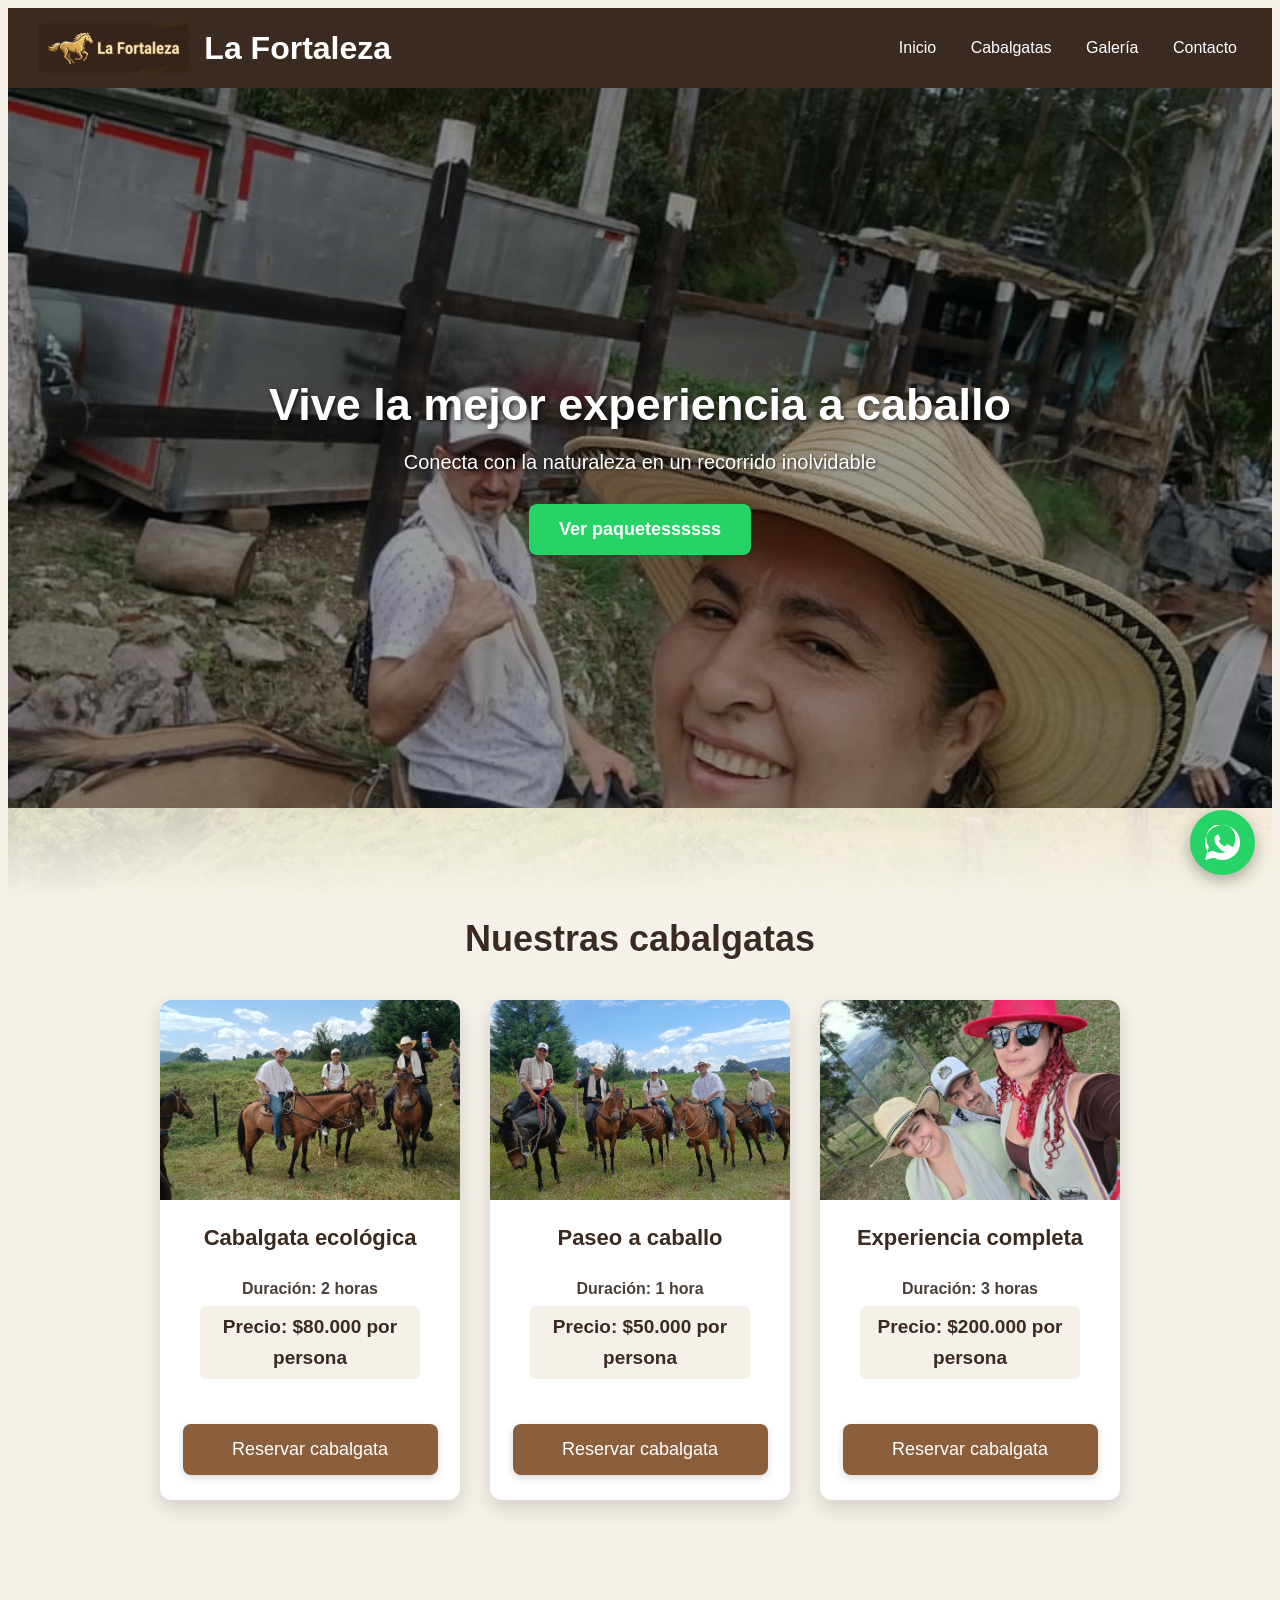
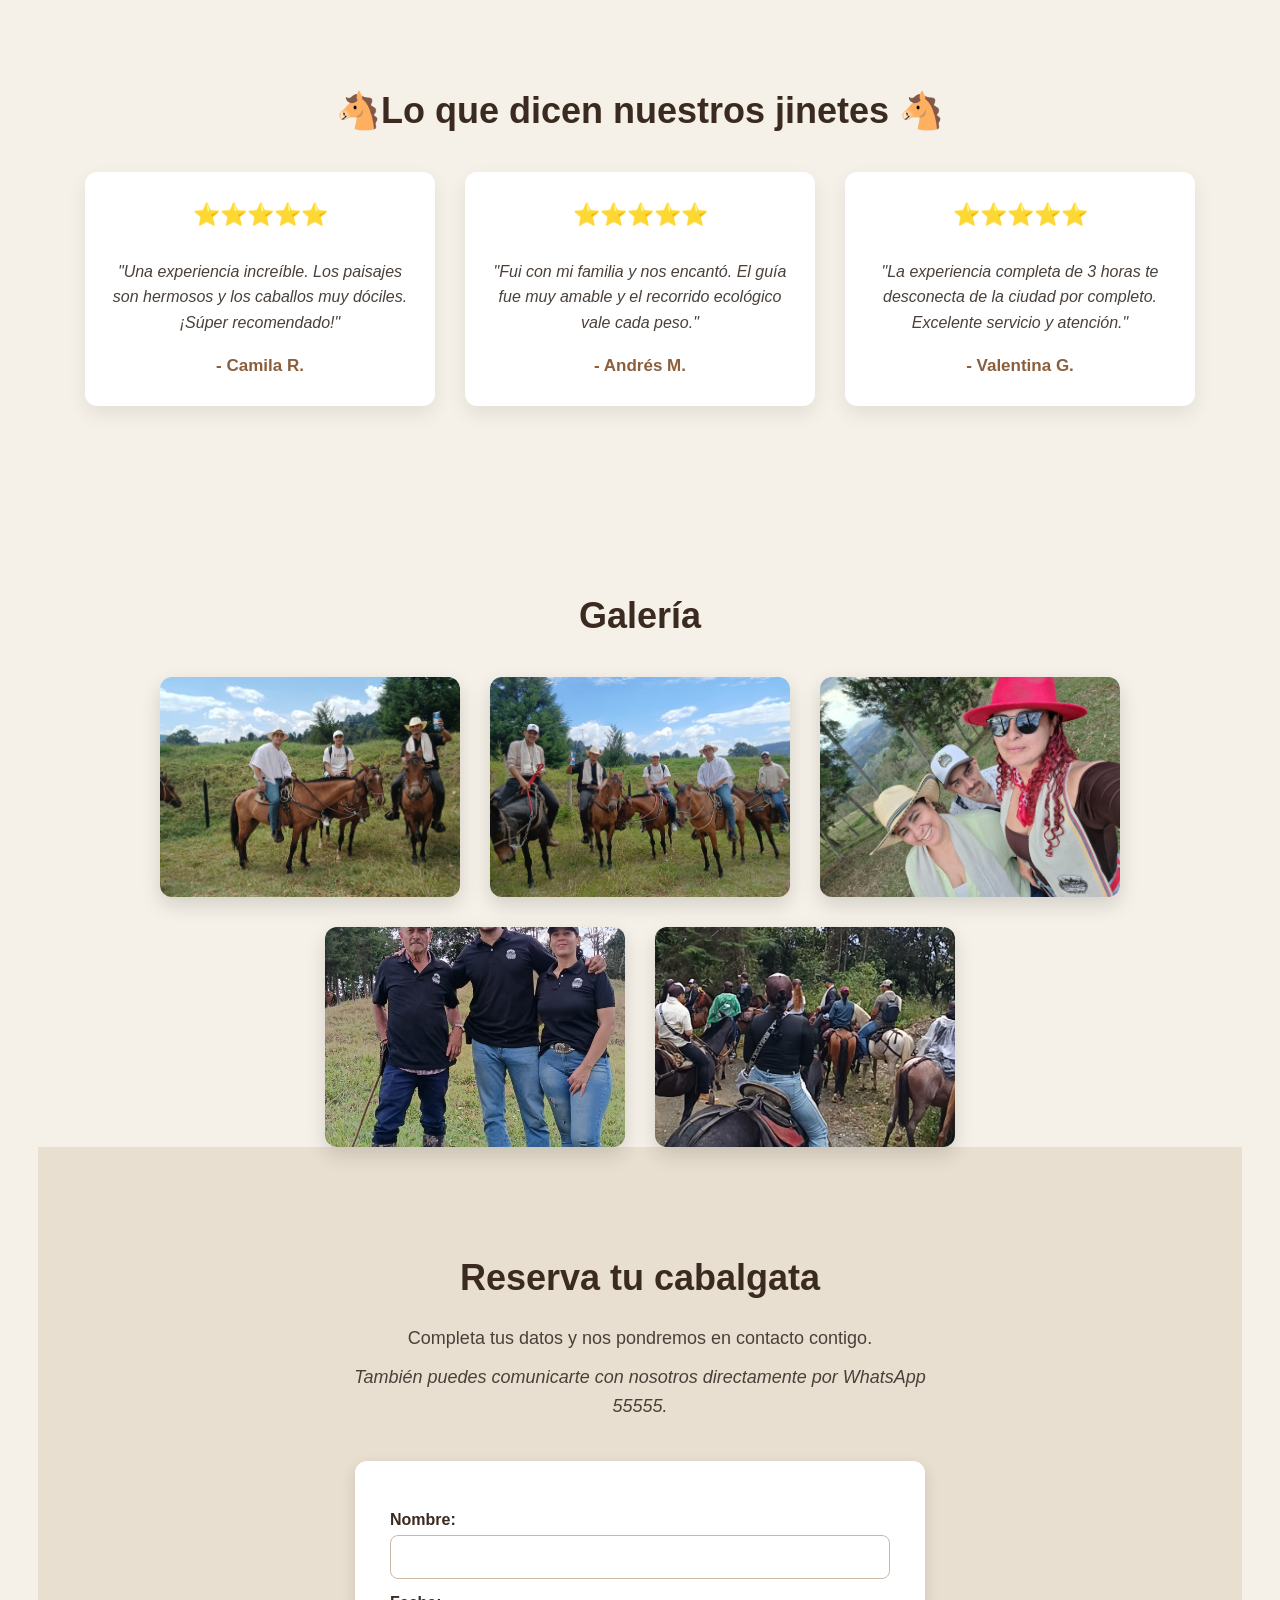
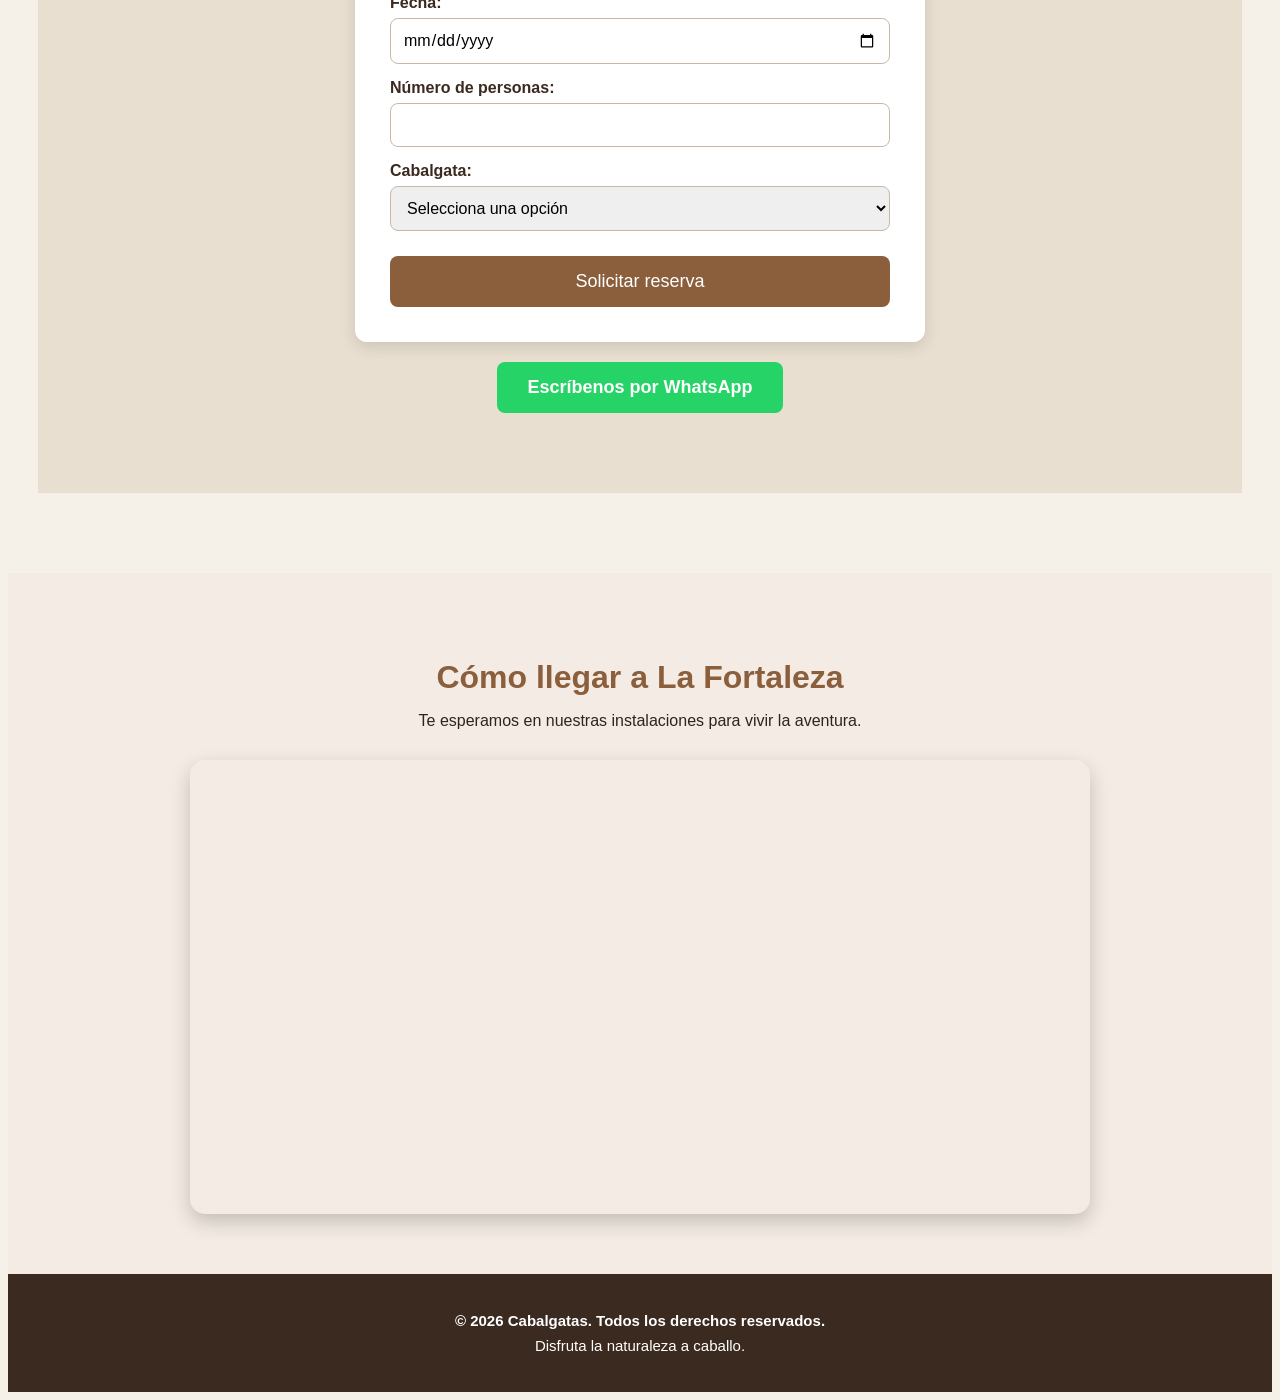
<file: index.html>
<!DOCTYPE html>
<html lang="es">

<head>
    <meta charset="UTF-8">
    <meta name="viewport" content="width=device-width, initial-scale=1.0">

    <title>La Fortaleza</title>
    <link rel="stylesheet" href="style.css">
</head>

<body id="inicio">

    <header>
        <!-- 1. Título con el logo -->
        <h1 class="logo">
            <img src="img/logo-caballo.jpg" alt="Logo Caballo" class="logo-img">
            <span>La Fortaleza</span>
        </h1>
        
        <!-- 2. Botón de hamburguesa -->
        <button class="menu-toggle" id="menuToggle" aria-label="Abrir menú">☰</button> 
        
        <!-- 3. Menú de navegación -->
        <nav id="menuNav">
            <a href="#inicio">Inicio</a>
            <a href="#cabalgatas">Cabalgatas</a>
            <a href="#galeria">Galería</a>
            <a href="#contacto">Contacto</a>
        </nav>
    </header>

    <main>
<main>

    <!-- ======== fotos de carrucel ======== -->
    <section id="inicio" class="hero-carrusel">
        
        <div class="diapositivas">
            <img src="img/foto carrucel1.jpeg" class="diapositiva activa" alt="Paisaje de cabalgata 1">
            <img src="img/foto carrucel2.jpeg" class="diapositiva" alt="Paisaje de cabalgata 2">
            <img src="img/foto carrucel 3.jpeg" class="diapositiva" alt="Paisaje de cabalgata 3">
        </div>
        
        <div class="capa-oscura"></div>
        
        <div class="hero-contenido">
            <h2>Vive la mejor experiencia a caballo</h2>
            <p>Conecta con la naturaleza en un recorrido inolvidable</p>
            <a href="#cabalgatas" class="btn-reserva">Ver paquetessssss</a>
        </div>
        
    </section>
        <section class="cabalgatas" id="cabalgatas">

            <h2>Nuestras cabalgatas</h2>

            <div class="tarjetas">

                <article class="tarjeta">

                    <img src="img/primerafoto.jpeg" alt="Cabalgata por la naturaleza">

                    <h3>Cabalgata ecológica</h3>

                    <p class="info-cabalgata">
                       Duración: 2 horas<br>
                       <span class="precio">Precio: $80.000 por persona</span>
                    </p>

                   <button class="btnReserva" data-cabalgata="Cabalgata ecológica">
                    Reservar cabalgata
                   </button>

                </article>

                <article class="tarjeta">

                    <img src="img/segundafoto.jpeg" alt="Paseo a caballo">

                    <h3>Paseo a caballo</h3>

                    <p class="info-cabalgata">
                      Duración: 1 hora<br>
                      <span class="precio">Precio: $50.000 por persona</span>
                    </p>

                  <button class="btnReserva" data-cabalgata="Paseo a caballo">
                   Reservar cabalgata
                  </button>

                </article>

                <article class="tarjeta">

                    <img src="img/tercerafoto.jpeg" alt="Experiencia de cabalgata">

                    <h3>Experiencia completa</h3>

                    <p class="info-cabalgata">
                     Duración: 3 horas<br>
                     <span class="precio">Precio: $200.000 por persona</span>
                    </p>

              <button class="btnReserva" data-cabalgata="Experiencia completa">
                    Reservar cabalgata
              </button>

                </article>

                       </div>

        </section>
        <!-- SECCIÓN DE TESTIMONIOS -->
        <section class="testimonios" id="testimonios">
            <h2>🐴Lo que dicen nuestros jinetes 🐴</h2>
            
            <div class="contenedor-testimonios">
                <article class="testimonio">
                    <p class="estrellas">⭐⭐⭐⭐⭐</p>
                    <p class="texto-testimonio">"Una experiencia increíble. Los paisajes son hermosos y los caballos muy dóciles. ¡Súper recomendado!"</p>
                    <p class="cliente">- Camila R.</p>
                </article>

                <article class="testimonio">
                    <p class="estrellas">⭐⭐⭐⭐⭐</p>
                    <p class="texto-testimonio">"Fui con mi familia y nos encantó. El guía fue muy amable y el recorrido ecológico vale cada peso."</p>
                    <p class="cliente">- Andrés M.</p>
                </article>

                <article class="testimonio">
                    <p class="estrellas">⭐⭐⭐⭐⭐</p>
                    <p class="texto-testimonio">"La experiencia completa de 3 horas te desconecta de la ciudad por completo. Excelente servicio y atención."</p>
                    <p class="cliente">- Valentina G.</p>
                </article>
            </div>
        </section>
        <section class="galeria" id="galeria">

    <h2>Galería</h2>

    <div class="fotos">

        <img src="img/primerafoto.jpeg" alt="Caballo en la naturaleza">

        <img src="img/segundafoto.jpeg" alt="Paseo a caballo">

        <img src="img/tercerafoto.jpeg" alt="Experiencia de cabalgata">

        <img src="img/foto fondo don edier y su esposa.jpeg" alt="Caballos en el campo">

        <img src="img/cuarta fotoo.jpeg" alt="Caballos en el campoo">

    </div>


        <section class="contacto" id="contacto">

    <h2>Reserva tu cabalgata</h2>

    <p>Completa tus datos y nos pondremos en contacto contigo.</p>
    <p class="datos-contacto">
    También puedes comunicarte con nosotros directamente por WhatsApp 55555.
</p>

    <form id="formReserva">

        <label for="nombre">Nombre:</label>
        <input type="text" id="nombre" required>

        <label for="fecha">Fecha:</label>
        <input type="date" id="fecha" required>

        <label for="personas">Número de personas:</label>
        <input type="number" id="personas" min="1" max="10" required>

        <label for="tipoCabalgata">Cabalgata:</label>
        <select id="tipoCabalgata" required>
            <option value="">Selecciona una opción</option>
            <option value="Cabalgata ecológica">Cabalgata ecológica</option>
            <option value="Paseo a caballo">Paseo a caballo</option>
            <option value="Experiencia completa">Experiencia completa</option>
        </select>

        <button type="submit">Solicitar reserva</button>

    </form>
<a
    class="btnWhatsApp"
    href="https://wa.me/573001547544"
    target="_blank"
    rel="noopener noreferrer"
>
    Escríbenos por WhatsApp
</a>
</section>

    </main>
    <section id="ubicacion" class="ubicacion">
        <h2>Cómo llegar a La Fortaleza</h2>
        <p>Te esperamos en nuestras instalaciones para vivir la aventura.</p>
        
        <div class="mapa-contenedor">
           <iframe src="https://www.google.com/maps/embed?pb=!1m14!1m12!1m3!1d589.6639853662539!2d-75.59304373479144!3d6.161463112635001!2m3!1f0!2f0!3f0!3m2!1i1024!2i768!4f13.1!5e0!3m2!1ses-419!2sco!4v1791604171625!5m2!1ses-419!2sco" width="600" height="450" style="border:0;" allowfullscreen="" loading="lazy" referrerpolicy="strict-origin-when-cross-origin"></iframe>
        </div>
    </section>
<footer>
    <p>© 2026 Cabalgatas. Todos los derechos reservados.</p>
    <p>Disfruta la naturaleza a caballo.</p>
</footer>
<!-- BOTÓN FLOTANTE DE WHATSAPP -->
    <a href="https://wa.me/573001547544" class="whatsapp-flotante" target="_blank" rel="noopener noreferrer" aria-label="Escribir por WhatsApp">
        <svg viewBox="0 0 24 24" width="35" height="35" fill="white">
            <path d="M12.031 0C5.383 0 0 5.383 0 12.032c0 2.12.553 4.146 1.603 5.946L.041 24l6.19-1.625A11.96 11.96 0 0012.031 24c6.648 0 12.03-5.383 12.03-12.032S18.679 0 12.031 0zm-1.01 19.336a9.924 9.924 0 01-5.187-1.464l-.372-.22-3.856 1.012 1.03-3.763-.241-.383a9.948 9.948 0 01-1.522-5.305c0-5.503 4.478-9.98 9.982-9.98 5.503 0 9.98 4.477 9.98 9.98s-4.477 9.98-9.98 9.98z"/>
            <path d="M17.438 14.152c-.276-.138-1.636-.807-1.89-.90-.253-.092-.438-.138-.621.138-.184.276-.714.9-.875 1.084-.16.184-.322.207-.599.07-.276-.138-1.168-.431-2.226-1.372-.823-.733-1.378-1.638-1.539-1.915-.161-.276-.017-.425.121-.563.125-.124.276-.322.414-.483.138-.161.184-.276.276-.46.092-.184.046-.345-.023-.483-.069-.138-.621-1.5-.851-2.053-.225-.538-.454-.465-.621-.473h-.53c-.23 0-.598.092-.911.414-.313.322-1.196 1.168-1.196 2.846 0 1.678 1.22 3.302 1.392 3.532.172.23 2.414 3.684 5.845 5.166 3.431 1.482 3.431.99 4.075.92.644-.07 2.072-.847 2.37-1.664.299-.817.299-1.519.207-1.664-.092-.145-.322-.23-.598-.368z"/>
        </svg>
    </a>
    <!-- CAJA OSCURA PARA LA GALERÍA -->
    <div id="modalGaleria" class="modal">
        <span class="cerrar-modal" id="cerrarModal">&times;</span>
        <img class="modal-contenido" id="imgModal" alt="Foto ampliada">
    </div>
    <script src="script.js"></script>
</body>

</html>
</file>
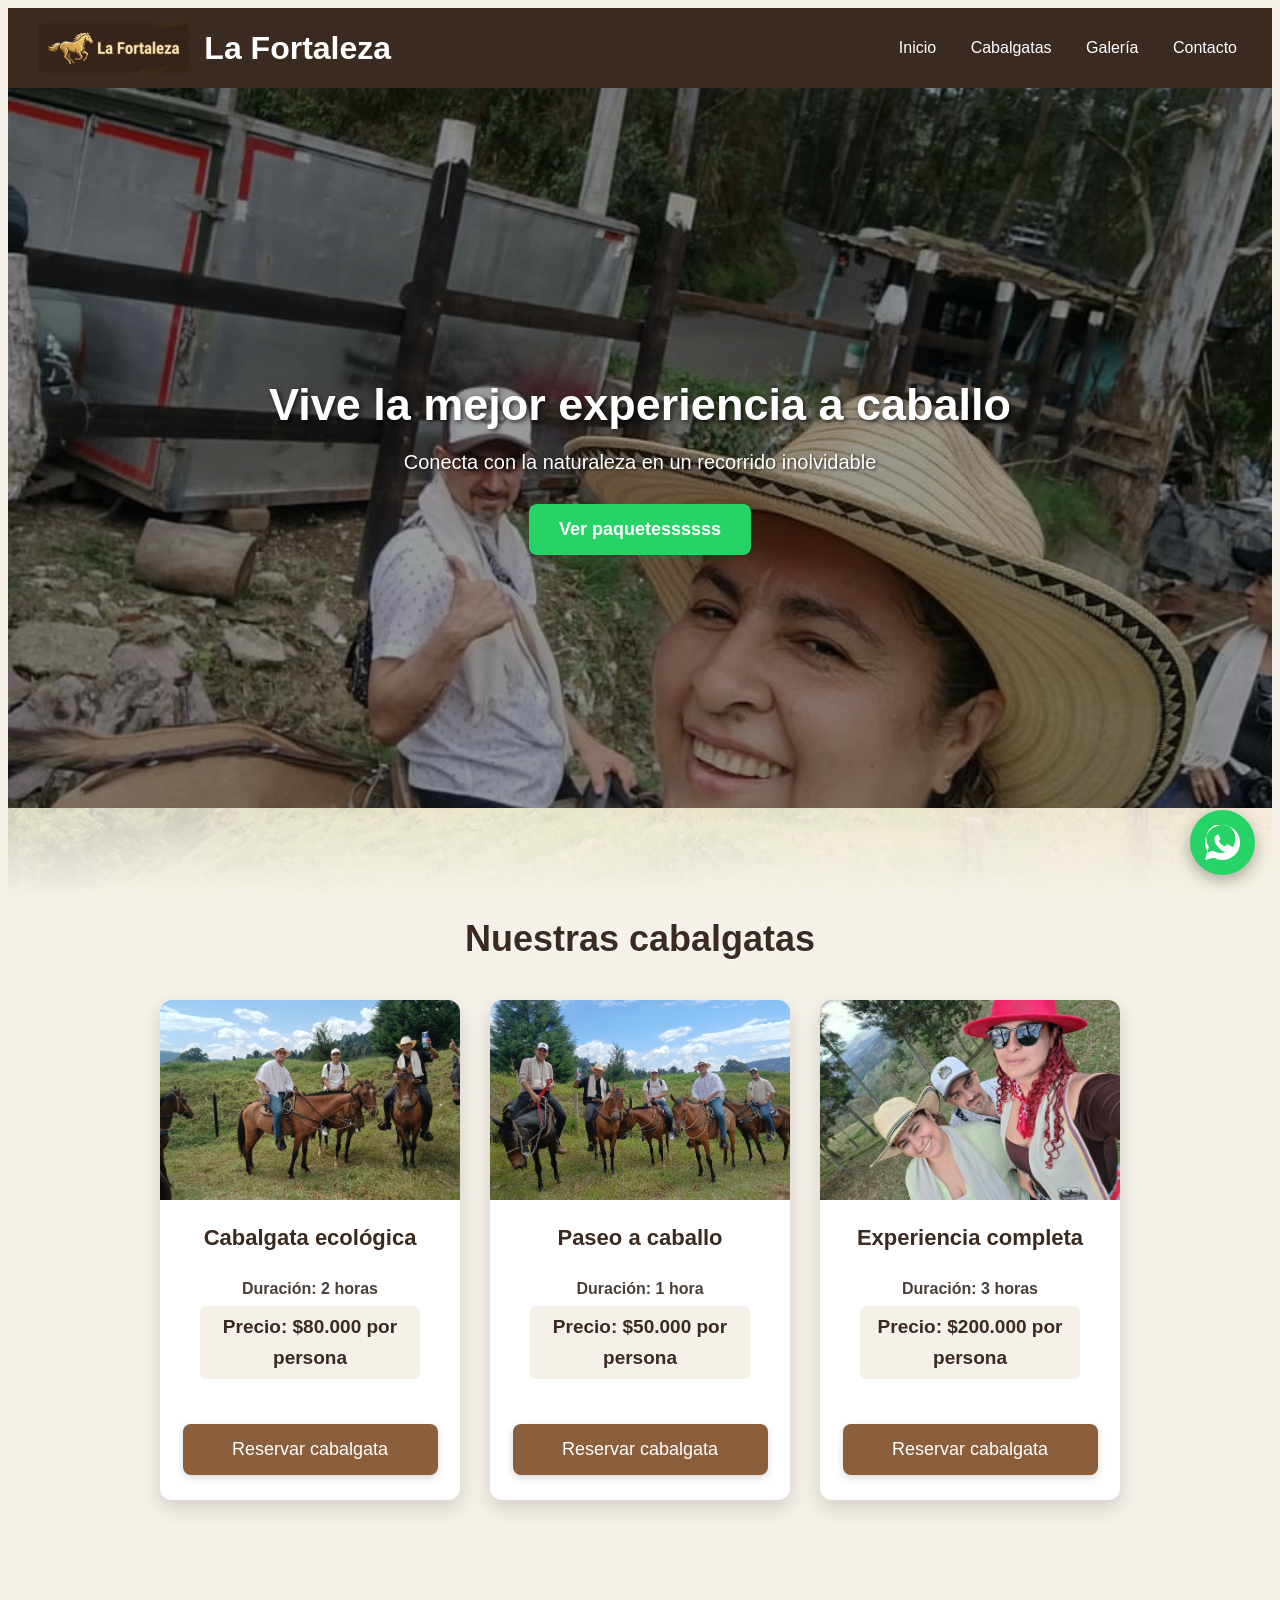
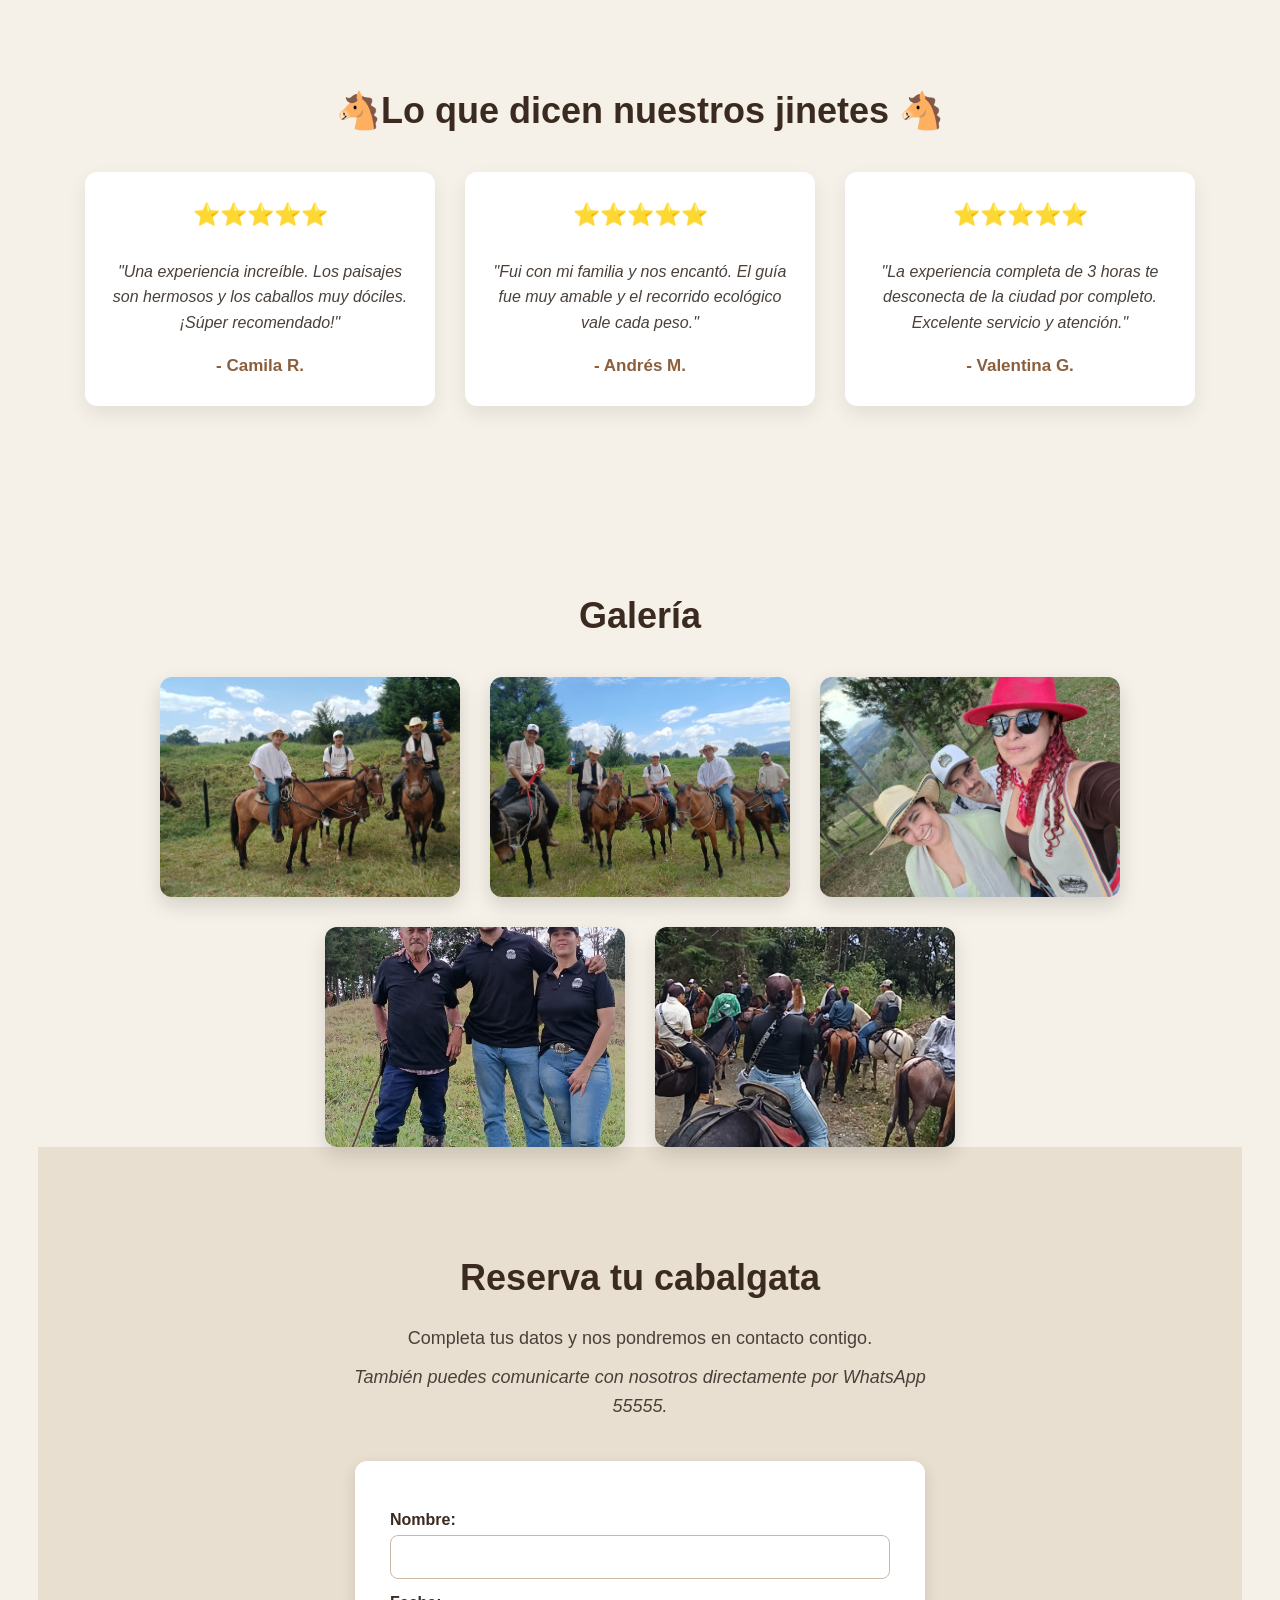
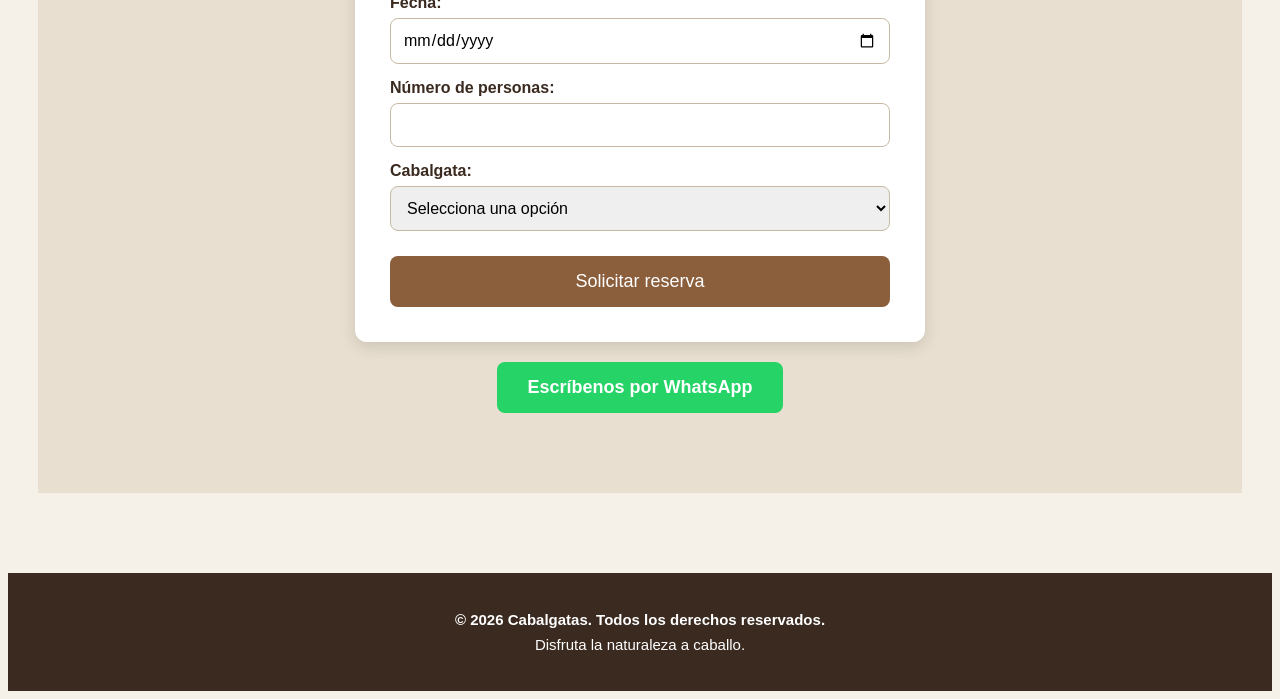
<file: cabalgatas/index.html>
<!DOCTYPE html>
<html lang="es">

<head>
    <meta charset="UTF-8">
    <meta name="viewport" content="width=device-width, initial-scale=1.0">

    <title>La Fortaleza</title>
    <link rel="stylesheet" href="style.css">
</head>

<body id="inicio">

    <header>
        <!-- 1. Título con el logo -->
        <h1 class="logo">
            <img src="img/logo-caballo.jpg" alt="Logo Caballo" class="logo-img">
            <span>La Fortaleza</span>
        </h1>
        
        <!-- 2. Botón de hamburguesa -->
        <button class="menu-toggle" id="menuToggle" aria-label="Abrir menú">☰</button> 
        
        <!-- 3. Menú de navegación -->
        <nav id="menuNav">
            <a href="#inicio">Inicio</a>
            <a href="#cabalgatas">Cabalgatas</a>
            <a href="#galeria">Galería</a>
            <a href="#contacto">Contacto</a>
        </nav>
    </header>

    <main>
<main>

    <!-- ======== fotos de carrucel ======== -->
    <section id="inicio" class="hero-carrusel">
        
        <div class="diapositivas">
            <img src="img/foto carrucel1.jpeg" class="diapositiva activa" alt="Paisaje de cabalgata 1">
            <img src="img/foto carrucel2.jpeg" class="diapositiva" alt="Paisaje de cabalgata 2">
            <img src="img/foto carrucel 3.jpeg" class="diapositiva" alt="Paisaje de cabalgata 3">
        </div>
        
        <div class="capa-oscura"></div>
        
        <div class="hero-contenido">
            <h2>Vive la mejor experiencia a caballo</h2>
            <p>Conecta con la naturaleza en un recorrido inolvidable</p>
            <a href="#cabalgatas" class="btn-reserva">Ver paquetessssss</a>
        </div>
        
    </section>
        <section class="cabalgatas" id="cabalgatas">

            <h2>Nuestras cabalgatas</h2>

            <div class="tarjetas">

                <article class="tarjeta">

                    <img src="img/primerafoto.jpeg" alt="Cabalgata por la naturaleza">

                    <h3>Cabalgata ecológica</h3>

                    <p class="info-cabalgata">
                       Duración: 2 horas<br>
                       <span class="precio">Precio: $80.000 por persona</span>
                    </p>

                   <button class="btnReserva" data-cabalgata="Cabalgata ecológica">
                    Reservar cabalgata
                   </button>

                </article>

                <article class="tarjeta">

                    <img src="img/segundafoto.jpeg" alt="Paseo a caballo">

                    <h3>Paseo a caballo</h3>

                    <p class="info-cabalgata">
                      Duración: 1 hora<br>
                      <span class="precio">Precio: $50.000 por persona</span>
                    </p>

                  <button class="btnReserva" data-cabalgata="Paseo a caballo">
                   Reservar cabalgata
                  </button>

                </article>

                <article class="tarjeta">

                    <img src="img/tercerafoto.jpeg" alt="Experiencia de cabalgata">

                    <h3>Experiencia completa</h3>

                    <p class="info-cabalgata">
                     Duración: 3 horas<br>
                     <span class="precio">Precio: $200.000 por persona</span>
                    </p>

              <button class="btnReserva" data-cabalgata="Experiencia completa">
                    Reservar cabalgata
              </button>

                </article>

                       </div>

        </section>
        <!-- SECCIÓN DE TESTIMONIOS -->
        <section class="testimonios" id="testimonios">
            <h2>🐴Lo que dicen nuestros jinetes 🐴</h2>
            
            <div class="contenedor-testimonios">
                <article class="testimonio">
                    <p class="estrellas">⭐⭐⭐⭐⭐</p>
                    <p class="texto-testimonio">"Una experiencia increíble. Los paisajes son hermosos y los caballos muy dóciles. ¡Súper recomendado!"</p>
                    <p class="cliente">- Camila R.</p>
                </article>

                <article class="testimonio">
                    <p class="estrellas">⭐⭐⭐⭐⭐</p>
                    <p class="texto-testimonio">"Fui con mi familia y nos encantó. El guía fue muy amable y el recorrido ecológico vale cada peso."</p>
                    <p class="cliente">- Andrés M.</p>
                </article>

                <article class="testimonio">
                    <p class="estrellas">⭐⭐⭐⭐⭐</p>
                    <p class="texto-testimonio">"La experiencia completa de 3 horas te desconecta de la ciudad por completo. Excelente servicio y atención."</p>
                    <p class="cliente">- Valentina G.</p>
                </article>
            </div>
        </section>
        <section class="galeria" id="galeria">

    <h2>Galería</h2>

    <div class="fotos">

        <img src="img/primerafoto.jpeg" alt="Caballo en la naturaleza">

        <img src="img/segundafoto.jpeg" alt="Paseo a caballo">

        <img src="img/tercerafoto.jpeg" alt="Experiencia de cabalgata">

        <img src="img/foto fondo don edier y su esposa.jpeg" alt="Caballos en el campo">

        <img src="img/cuarta fotoo.jpeg" alt="Caballos en el campoo">

    </div>


        <section class="contacto" id="contacto">

    <h2>Reserva tu cabalgata</h2>

    <p>Completa tus datos y nos pondremos en contacto contigo.</p>
    <p class="datos-contacto">
    También puedes comunicarte con nosotros directamente por WhatsApp 55555.
</p>

    <form id="formReserva">

        <label for="nombre">Nombre:</label>
        <input type="text" id="nombre" required>

        <label for="fecha">Fecha:</label>
        <input type="date" id="fecha" required>

        <label for="personas">Número de personas:</label>
        <input type="number" id="personas" min="1" max="10" required>

        <label for="tipoCabalgata">Cabalgata:</label>
        <select id="tipoCabalgata" required>
            <option value="">Selecciona una opción</option>
            <option value="Cabalgata ecológica">Cabalgata ecológica</option>
            <option value="Paseo a caballo">Paseo a caballo</option>
            <option value="Experiencia completa">Experiencia completa</option>
        </select>

        <button type="submit">Solicitar reserva</button>

    </form>
<a
    class="btnWhatsApp"
    href="https://wa.me/573001547544"
    target="_blank"
    rel="noopener noreferrer"
>
    Escríbenos por WhatsApp
</a>
</section>

    </main>
<footer>
    <p>© 2026 Cabalgatas. Todos los derechos reservados.</p>
    <p>Disfruta la naturaleza a caballo.</p>
</footer>
<!-- BOTÓN FLOTANTE DE WHATSAPP -->
    <a href="https://wa.me/573001547544" class="whatsapp-flotante" target="_blank" rel="noopener noreferrer" aria-label="Escribir por WhatsApp">
        <svg viewBox="0 0 24 24" width="35" height="35" fill="white">
            <path d="M12.031 0C5.383 0 0 5.383 0 12.032c0 2.12.553 4.146 1.603 5.946L.041 24l6.19-1.625A11.96 11.96 0 0012.031 24c6.648 0 12.03-5.383 12.03-12.032S18.679 0 12.031 0zm-1.01 19.336a9.924 9.924 0 01-5.187-1.464l-.372-.22-3.856 1.012 1.03-3.763-.241-.383a9.948 9.948 0 01-1.522-5.305c0-5.503 4.478-9.98 9.982-9.98 5.503 0 9.98 4.477 9.98 9.98s-4.477 9.98-9.98 9.98z"/>
            <path d="M17.438 14.152c-.276-.138-1.636-.807-1.89-.90-.253-.092-.438-.138-.621.138-.184.276-.714.9-.875 1.084-.16.184-.322.207-.599.07-.276-.138-1.168-.431-2.226-1.372-.823-.733-1.378-1.638-1.539-1.915-.161-.276-.017-.425.121-.563.125-.124.276-.322.414-.483.138-.161.184-.276.276-.46.092-.184.046-.345-.023-.483-.069-.138-.621-1.5-.851-2.053-.225-.538-.454-.465-.621-.473h-.53c-.23 0-.598.092-.911.414-.313.322-1.196 1.168-1.196 2.846 0 1.678 1.22 3.302 1.392 3.532.172.23 2.414 3.684 5.845 5.166 3.431 1.482 3.431.99 4.075.92.644-.07 2.072-.847 2.37-1.664.299-.817.299-1.519.207-1.664-.092-.145-.322-.23-.598-.368z"/>
        </svg>
    </a>
    <!-- CAJA OSCURA PARA LA GALERÍA -->
    <div id="modalGaleria" class="modal">
        <span class="cerrar-modal" id="cerrarModal">&times;</span>
        <img class="modal-contenido" id="imgModal" alt="Foto ampliada">
    </div>
    <script src="script.js"></script>
</body>

</html>
</file>
<file: style.css>
html {
    scroll-behavior: smooth;
}
body {
    background-color: #f5f1e8;
    color: #2d241f;
    font-family: Arial, sans-serif;
}
header {
    display: flex;
    justify-content: space-between; /* Esto es la magia: logo a la izquierda, menú a la derecha */
    align-items: center; /* Centra todo verticalmente para que no se vea chueco */
    padding: 15px 30px; /* Da un poco de aire a los lados */
    background-color: #3b2a20; /* (Pon aquí el color de fondo oscuro que tenías) */
}

/* El código que ya tenías para el logo (asegúrate de que el texto sea blanco) */
.logo {
    display: flex;
    align-items: center; 
    gap: 15px; 
    margin: 0; 
    color: white; /* Letras blancas para que contrasten */
}

.logo-img {
    height: 50px; 
    width: auto;  
    border-radius: 6px; 
}

nav a {
    color: white;
    text-decoration: none;
    margin-left: 20px;
    padding: 8px 5px;
}
.hero {
    min-height: 600px;
    display: flex;
    flex-direction: column;
    justify-content: center;
    align-items: center;
    text-align: center;

    background-image:
        linear-gradient(rgba(0, 0, 0, 0.45), rgba(0, 0, 0, 0.45)),
        url("img/paisaje.jpg");

    background-size: cover;
    background-position: center;

    color: white;
    padding: 40px 20px;
}

.hero h2 {
    font-size: 45px;
    margin-bottom: 20px;
}

.hero p {
    font-size: 20px;
    max-width: 600px;
    margin: 0 auto 30px;
}
button {
    background-color: #8b5e3c;
    color: white;
    border: none;
    padding: 15px 30px;
    font-size: 18px;
    border-radius: 8px;
    cursor: pointer;
}

button:hover {
    background-color: #6f472c;
}
.cabalgatas {
    padding: 80px 30px;
    text-align: center;
    /* Cargar la imagen con una capa semitransparente beige encima */
    background-image: 
        linear-gradient(rgba(245, 241, 232, 0.5) 0%, rgba(245, 241, 232, 0.5) 75%, rgba(245, 241, 232, 1) 100%), 
        url("img/fondo-cabalgatas.jpg");
    /* Ajustes para que cubra todo el fondo */
    background-size: cover;
    background-position: center;
    background-repeat: no-repeat;
    background-attachment: fixed; /* Esto da un efecto genial al hacer scroll */
}

/* Sombreado para que el título resalte sobre el fondo */
.cabalgatas h2 {
    font-size: 36px;
    margin-bottom: 40px;
    color: #3b2a20;
    font-weight: 700;
    text-shadow: 0 1px 3px rgba(255, 255, 255, 0.9);
}

.tarjetas {
    display: flex;
    justify-content: center;
    gap: 30px;
    flex-wrap: wrap;
    align-items: stretch;
}

.tarjeta {
    width: 300px;
    min-height: 500px;
    background-color: white;
    border-radius: 12px;
    overflow: hidden;
    box-shadow: 0 8px 20px rgba(0, 0, 0, 0.14);
    display: flex;
flex-direction: column;
}

.tarjeta img {
    width: 100%;
    height: 200px;
    object-fit: cover;
    display: block;
}

.tarjeta h3 {
    font-size: 22px;
    margin: 25px 15px 10px;
    color: #3b2a20;
    font-weight: 700;
}

.tarjeta p {
    padding: 0 20px;
    line-height: 1.6;
    margin-bottom: 15px;
    color: #4a4039;
    font-size: 16px;
}

.tarjeta button {
    margin: 20px auto 25px;
    width: 85%;
    margin-top: auto;
    margin-left: auto;
margin-right: auto;
}
@media (max-width: 768px) {

    .tarjeta button {
        width: 90%;
    }

    .precio {
        font-size: 17px;
        padding: 5px 8px;
    }

.info-cabalgata {
    font-size: 14px;
}
.tarjeta p {
    font-size: 15px;
}



    .hero {
        min-height: 500px;
        padding: 30px 20px;
    }

    .hero h2 {
        font-size: 32px;
    }

    .hero p {
        font-size: 18px;
    }

    .tarjetas {
        flex-direction: column;
        align-items: center;
    }

    .tarjeta {
        width: 90%;
        max-width: 350px;
    } 
    .galeria {
        padding: 50px 20px;
    }

    .galeria h2 {
        font-size: 30px;
    }

    .fotos img {
        width: 90%;
        max-width: 350px;
        height: 220px;
    }

    .contacto {
        padding: 50px 20px;
    }

    .contacto h2 {
        font-size: 30px;
    }

    footer {
        padding: 25px 15px;
    }
    }

.galeria {
    padding: 80px 30px;
    text-align: center;
}

.galeria h2 {
    font-size: 36px;
    margin-bottom: 40px;
    color: #3b2a20;
    font-weight: 700;
}

.fotos {
    display: flex;
    justify-content: center;
    gap: 30px;
    flex-wrap: wrap;
}

.fotos img {
    width: 300px;
    height: 220px;
    object-fit: cover;
    border-radius: 12px;
    box-shadow: 0 8px 20px rgba(0, 0, 0, 0.14);
}
.contacto {
    padding: 80px 30px;
    text-align: center;
    background-color: #e8dfd0;
}

.contacto h2 {
    font-size: 36px;
    margin-bottom: 25px;
    color: #3b2a20;
    font-weight: 700;
}

.contacto p {
    font-size: 18px;
    line-height: 1.6;
    max-width: 600px;
    margin: 10px auto;
    color: #4a4039;
}

.contacto button {
    margin-top: 25px;
}
.tarjeta {
    transition: transform 0.3s ease, box-shadow 0.3s ease;
}

.tarjeta:hover {
    transform: translateY(-8px);
    box-shadow: 0 10px 25px rgba(0, 0, 0, 0.22);
}
.tarjeta img {
    transition: transform 0.4s ease;
}

.tarjeta:hover img {
    transform: scale(1.05);
}
footer {
    background-color: #3b2a20;
    color: white;
    text-align: center;
    padding: 30px 20px;
}

footer p {
    margin: 8px 0;
    font-size: 15px;
}
nav a {
    transition: color 0.3s ease;
}

nav a:hover {
    color: #d8a66a;
}
.info-cabalgata {
    font-weight: bold;
    color: #6f472c;
    margin: 15px 20px;
    line-height: 1.8;
    font-size: 15px;
}

#formReserva {
    max-width: 500px;
    margin: 40px auto 0;
    display: flex;
    flex-direction: column;
    text-align: left;
}
#formReserva button {
    width: 100%;
    margin-top: 25px;
    transition: transform 0.2s ease, background-color 0.2s ease;
}

#formReserva button:hover {
    transform: translateY(-3px);
    background-color: #6f472c;
}

#formReserva label {
    margin-top: 15px;
    margin-bottom: 6px;
    font-weight: bold;
    color: #3b2a20;
}

#formReserva input,
#formReserva select {
    padding: 12px;
    border: 1px solid #c8b9a6;
    border-radius: 8px;
    font-size: 16px;
    font-family: Arial, sans-serif;
    transition: border-color 0.3s ease, box-shadow 0.3s ease;
}

#formReserva input:focus,
#formReserva input:hover,
#formReserva select:hover {
    border-color: #8b5e3c;
}
#formReserva select:focus {
    outline: none;
    border-color: #8b5e3c;
    box-shadow: 0 0 0 3px rgba(139, 94, 60, 0.15);
}
/*las fotos de la galería tendrán un efecto de transición suave al pasar el cursor sobre ellas, aumentando ligeramente su tamaño y agregando una sombra para dar un efecto de profundidad y resaltar la imagen*/
.fotos img {
    transition: transform 0.3s ease, box-shadow 0.3s ease;
}

.fotos img:hover {
    transform: scale(1.05) translateY(-3px);
    box-shadow: 0 10px 25px rgba(0, 0, 0, 0.25);
}

.datos-contacto {
    font-size: 16px;
    font-style: italic;
}
.btnWhatsApp {
    display: inline-block;
    margin-top: 20px;
    padding: 15px 30px;
    background-color: #25D366;
    color: white;
    text-decoration: none;
    border-radius: 8px;
    font-size: 18px;
    font-weight: bold;
    transition: transform 0.2s ease, background-color 0.2s ease;
}

.btnWhatsApp:hover {
    transform: translateY(-3px);
    background-color: #1ebe5d;
    box-shadow: 0 5px 12px rgba(0, 0, 0, 0.2);
}
.contacto form {
    background-color: white;
    padding: 35px;
    border-radius: 12px;
    box-shadow: 0 5px 15px rgba(0, 0, 0, 0.12);
}
/*medidas de estilo para pantallas pequeñas, asegurando que el formulario de reserva y sus campos se ajusten al ancho de la pantalla y sean fáciles de usar en dispositivos móviles*/
@media (max-width: 600px) {

    #formReserva {
        width: 100%;
        box-sizing: border-box;
    }

    #formReserva input,
    #formReserva select {
        width: 100%;
        box-sizing: border-box;
    }
    #formReserva button {
    width: 100%;
}

.btnWhatsApp {
    width: 100%;
    box-sizing: border-box;
}

}
.precio {
    display: inline-block;
    margin-top: 5px;
    padding: 6px 10px;
    background-color: #f5f1e8;
    border-radius: 6px;
    font-size: 19px;
    font-weight: bold;
    color: #3b2a20;
}
footer p:first-child {
    font-weight: bold;
}
nav a:focus {
    outline: 3px solid #d8a66a;
    outline-offset: 3px;
}
button:focus {
    outline: 3px solid #d8a66a;
    outline-offset: 3px;
}
#formReserva input:focus,
#formReserva select:focus {
    outline: 3px solid #d8a66a;
    outline-offset: 2px;
}
section {
    scroll-margin-top: 90px;
}
.btnReserva {
    transition: transform 0.2s ease, background-color 0.2s ease;
    box-shadow: 0 3px 8px rgba(0, 0, 0, 0.15);
}

.btnReserva:hover {
    transform: translateY(-3px);
    background-color: #6f472c;
    box-shadow: 0 6px 14px rgba(0, 0, 0, 0.2);
}
#tipoCabalgata.resaltado {
    border-color: #8b5e3c;
    box-shadow: 0 0 0 4px rgba(139, 94, 60, 0.2);
}
/* 1. Ocultar el botón en pantallas de computadora */
.menu-toggle {
    display: none;
    background: transparent;
    color: white;
    font-size: 32px;
    border: none;
    cursor: pointer;
    padding: 0;
}

.menu-toggle:hover {
    background: transparent;
}

/* 2. Modificar el diseño para celulares */
@media (max-width: 768px) {
    header {
        flex-direction: row; 
        justify-content: space-between;
        flex-wrap: wrap; 
    }

    .menu-toggle {
        display: block; 
    }

    nav {
        display: none; 
        width: 100%;
        flex-direction: column;
        text-align: center;
        background-color: #3b2a20; 
    }

    /* ESTA ES LA PARTE MAGICA QUE LO HACE APARECER */
    nav.activa {
        display: flex;
    }

    nav a {
        display: block;
        margin: 0;
        padding: 15px;
        border-top: 1px solid rgba(255, 255, 255, 0.1); 
    }
}
/* ================================ */
/* BOTÓN FLOTANTE DE WHATSAPP       */
/* ================================ */
.whatsapp-flotante {
    position: fixed;
    bottom: 25px;
    right: 25px;
    background-color: #25D366;
    color: white;
    width: 65px;
    height: 65px;
    border-radius: 50%;
    display: flex;
    justify-content: center;
    align-items: center;
    box-shadow: 0 5px 15px rgba(0, 0, 0, 0.3);
    z-index: 1000; /* Asegura que siempre esté por encima de todo */
    transition: transform 0.3s ease, background-color 0.3s ease;
}

.whatsapp-flotante:hover {
    transform: scale(1.1) translateY(-5px);
    background-color: #1ebe5d;
}

/* Hacerlo un poco más pequeño en celulares */
@media (max-width: 768px) {
    .whatsapp-flotante {
        width: 55px;
        height: 55px;
        bottom: 20px;
        right: 20px;
    }
    .whatsapp-flotante svg {
        width: 30px;
        height: 30px;
    }
}
/* ================================ */
/* SECCIÓN DE TESTIMONIOS           */
/* ================================ */
.testimonios {
    padding: 80px 30px;
    text-align: center;
}

.testimonios h2 {
    font-size: 36px;
    margin-bottom: 40px;
    color: #3b2a20;
    font-weight: 700;
}

.contenedor-testimonios {
    display: flex;
    justify-content: center;
    gap: 30px;
    flex-wrap: wrap;
}

.testimonio {
    background-color: white;
    width: 300px;
    padding: 30px 25px;
    border-radius: 12px;
    box-shadow: 0 8px 20px rgba(0, 0, 0, 0.08);
    transition: transform 0.3s ease, box-shadow 0.3s ease;
    display: flex;
    flex-direction: column;
    justify-content: space-between;
}

.testimonio:hover {
    transform: translateY(-5px);
    box-shadow: 0 12px 25px rgba(0, 0, 0, 0.15);
}

.estrellas {
    font-size: 22px;
    margin: 0 0 15px 0;
}

.texto-testimonio {
    font-style: italic;
    color: #4a4039;
    line-height: 1.6;
    font-size: 16px;
    margin-bottom: 20px;
}

.cliente {
    font-weight: bold;
    color: #8b5e3c;
    font-size: 17px;
    margin: 0;
}

/* Ajuste para celulares */
@media (max-width: 768px) {
    .testimonio {
        width: 90%;
        max-width: 350px;
    }
}
/* ================================ */
/* EFECTO AMPLIACIÓN DE FOTOS       */
/* ================================ */
.fotos img {
    cursor: pointer;
}

.modal {
    display: none; 
    position: fixed;
    z-index: 2000; 
    left: 0;
    top: 0;
    width: 100%;
    height: 100%;
    background-color: rgba(0, 0, 0, 0.85); 
    justify-content: center;
    align-items: center;
}

.modal-contenido {
    max-width: 90%;
    max-height: 90%;
    border-radius: 8px;
    box-shadow: 0 5px 25px rgba(0, 0, 0, 0.5);
    animation: zoomIn 0.3s ease; 
}

.cerrar-modal {
    position: absolute;
    top: 20px;
    right: 35px;
    color: white;
    font-size: 45px;
    font-weight: bold;
    cursor: pointer;
    transition: color 0.3s;
}

.cerrar-modal:hover {
    color: #d8a66a; 
}

@keyframes zoomIn {
    from { transform: scale(0.8); opacity: 0; }
    to { transform: scale(1); opacity: 1; }
}
/* ================================ */
/* CARRUSEL DE PORTADA              */
/* ================================ */
.hero-carrusel {
    position: relative;
    height: 80vh; /* Altura de la portada (ocupa el 80% de la pantalla) */
    width: 100%;
    display: flex;
    align-items: center;
    justify-content: center;
    overflow: hidden;
}

.diapositivas {
    position: absolute;
    top: 0;
    left: 0;
    width: 100%;
    height: 100%;
    z-index: 1;
}

.diapositiva {
    position: absolute;
    top: 0;
    left: 0;
    width: 100%;
    height: 100%;
    object-fit: cover; /* Evita que la foto se deforme */
    opacity: 0; /* Oculta todas las fotos por defecto */
    transition: opacity 1.5s ease-in-out; /* Efecto de desvanecimiento suave */
}

.diapositiva.activa {
    opacity: 1; /* Solo muestra la foto que tenga la clase 'activa' */
}

.capa-oscura {
    position: absolute;
    top: 0;
    left: 0;
    width: 100%;
    height: 100%;
    background-color: rgba(0, 0, 0, 0.4); /* Oscurece un poco las fotos */
    z-index: 2;
}

.hero-contenido {
    position: relative;
    z-index: 3; /* Asegura que el texto esté por encima de las fotos */
    text-align: center;
    color: white;
    padding: 0 20px;
}

.hero-contenido h2 {
    font-size: 45px;
    margin-bottom: 15px;
    text-shadow: 2px 2px 5px rgba(0,0,0,0.7);
}

.hero-contenido p {
    font-size: 20px;
    margin-bottom: 30px;
    text-shadow: 1px 1px 3px rgba(0,0,0,0.7);
}

.btn-reserva {
    background-color: #25D366; 
    color: white;
    padding: 15px 30px;
    text-decoration: none;
    font-size: 18px;
    font-weight: bold;
    border-radius: 8px;
    transition: transform 0.3s;
    display: inline-block;
}

.btn-reserva:hover {
    transform: scale(1.05);
}
/* ================================ */
/* SECCIÓN DE UBICACIÓN Y MAPA      */
/* ================================ */
.ubicacion {
    text-align: center; 
    padding: 60px 20px;
    background-color: #f4ece4; 
}
.ubicacion h2 {
    color: #8b5e3c;
    font-size: 32px;
    margin-bottom: 10px;
}
.mapa-contenedor {
    max-width: 900px; 
    margin: 30px auto 0; 
    border-radius: 15px; 
    overflow: hidden;
    box-shadow: 0 8px 20px rgba(0,0,0,0.2); 
}
.mapa-contenedor iframe {
    width: 100% !important; 
    height: 450px;
    border: none;
}
</file>
<file: cabalgatas/style.css>
html {
    scroll-behavior: smooth;
}
body {
    background-color: #f5f1e8;
    color: #2d241f;
    font-family: Arial, sans-serif;
}
header {
    display: flex;
    justify-content: space-between; /* Esto es la magia: logo a la izquierda, menú a la derecha */
    align-items: center; /* Centra todo verticalmente para que no se vea chueco */
    padding: 15px 30px; /* Da un poco de aire a los lados */
    background-color: #3b2a20; /* (Pon aquí el color de fondo oscuro que tenías) */
}

/* El código que ya tenías para el logo (asegúrate de que el texto sea blanco) */
.logo {
    display: flex;
    align-items: center; 
    gap: 15px; 
    margin: 0; 
    color: white; /* Letras blancas para que contrasten */
}

.logo-img {
    height: 50px; 
    width: auto;  
    border-radius: 6px; 
}

nav a {
    color: white;
    text-decoration: none;
    margin-left: 20px;
    padding: 8px 5px;
}
.hero {
    min-height: 600px;
    display: flex;
    flex-direction: column;
    justify-content: center;
    align-items: center;
    text-align: center;

    background-image:
        linear-gradient(rgba(0, 0, 0, 0.45), rgba(0, 0, 0, 0.45)),
        url("img/paisaje.jpg");

    background-size: cover;
    background-position: center;

    color: white;
    padding: 40px 20px;
}

.hero h2 {
    font-size: 45px;
    margin-bottom: 20px;
}

.hero p {
    font-size: 20px;
    max-width: 600px;
    margin: 0 auto 30px;
}
button {
    background-color: #8b5e3c;
    color: white;
    border: none;
    padding: 15px 30px;
    font-size: 18px;
    border-radius: 8px;
    cursor: pointer;
}

button:hover {
    background-color: #6f472c;
}
.cabalgatas {
    padding: 80px 30px;
    text-align: center;
    /* Cargar la imagen con una capa semitransparente beige encima */
    background-image: 
        linear-gradient(rgba(245, 241, 232, 0.5) 0%, rgba(245, 241, 232, 0.5) 75%, rgba(245, 241, 232, 1) 100%), 
        url("img/fondo-cabalgatas.jpg");
    /* Ajustes para que cubra todo el fondo */
    background-size: cover;
    background-position: center;
    background-repeat: no-repeat;
    background-attachment: fixed; /* Esto da un efecto genial al hacer scroll */
}

/* Sombreado para que el título resalte sobre el fondo */
.cabalgatas h2 {
    font-size: 36px;
    margin-bottom: 40px;
    color: #3b2a20;
    font-weight: 700;
    text-shadow: 0 1px 3px rgba(255, 255, 255, 0.9);
}

.tarjetas {
    display: flex;
    justify-content: center;
    gap: 30px;
    flex-wrap: wrap;
    align-items: stretch;
}

.tarjeta {
    width: 300px;
    min-height: 500px;
    background-color: white;
    border-radius: 12px;
    overflow: hidden;
    box-shadow: 0 8px 20px rgba(0, 0, 0, 0.14);
    display: flex;
flex-direction: column;
}

.tarjeta img {
    width: 100%;
    height: 200px;
    object-fit: cover;
    display: block;
}

.tarjeta h3 {
    font-size: 22px;
    margin: 25px 15px 10px;
    color: #3b2a20;
    font-weight: 700;
}

.tarjeta p {
    padding: 0 20px;
    line-height: 1.6;
    margin-bottom: 15px;
    color: #4a4039;
    font-size: 16px;
}

.tarjeta button {
    margin: 20px auto 25px;
    width: 85%;
    margin-top: auto;
    margin-left: auto;
margin-right: auto;
}
@media (max-width: 768px) {

    .tarjeta button {
        width: 90%;
    }

    .precio {
        font-size: 17px;
        padding: 5px 8px;
    }

.info-cabalgata {
    font-size: 14px;
}
.tarjeta p {
    font-size: 15px;
}



    .hero {
        min-height: 500px;
        padding: 30px 20px;
    }

    .hero h2 {
        font-size: 32px;
    }

    .hero p {
        font-size: 18px;
    }

    .tarjetas {
        flex-direction: column;
        align-items: center;
    }

    .tarjeta {
        width: 90%;
        max-width: 350px;
    } 
    .galeria {
        padding: 50px 20px;
    }

    .galeria h2 {
        font-size: 30px;
    }

    .fotos img {
        width: 90%;
        max-width: 350px;
        height: 220px;
    }

    .contacto {
        padding: 50px 20px;
    }

    .contacto h2 {
        font-size: 30px;
    }

    footer {
        padding: 25px 15px;
    }
    }

.galeria {
    padding: 80px 30px;
    text-align: center;
}

.galeria h2 {
    font-size: 36px;
    margin-bottom: 40px;
    color: #3b2a20;
    font-weight: 700;
}

.fotos {
    display: flex;
    justify-content: center;
    gap: 30px;
    flex-wrap: wrap;
}

.fotos img {
    width: 300px;
    height: 220px;
    object-fit: cover;
    border-radius: 12px;
    box-shadow: 0 8px 20px rgba(0, 0, 0, 0.14);
}
.contacto {
    padding: 80px 30px;
    text-align: center;
    background-color: #e8dfd0;
}

.contacto h2 {
    font-size: 36px;
    margin-bottom: 25px;
    color: #3b2a20;
    font-weight: 700;
}

.contacto p {
    font-size: 18px;
    line-height: 1.6;
    max-width: 600px;
    margin: 10px auto;
    color: #4a4039;
}

.contacto button {
    margin-top: 25px;
}
.tarjeta {
    transition: transform 0.3s ease, box-shadow 0.3s ease;
}

.tarjeta:hover {
    transform: translateY(-8px);
    box-shadow: 0 10px 25px rgba(0, 0, 0, 0.22);
}
.tarjeta img {
    transition: transform 0.4s ease;
}

.tarjeta:hover img {
    transform: scale(1.05);
}
footer {
    background-color: #3b2a20;
    color: white;
    text-align: center;
    padding: 30px 20px;
}

footer p {
    margin: 8px 0;
    font-size: 15px;
}
nav a {
    transition: color 0.3s ease;
}

nav a:hover {
    color: #d8a66a;
}
.info-cabalgata {
    font-weight: bold;
    color: #6f472c;
    margin: 15px 20px;
    line-height: 1.8;
    font-size: 15px;
}

#formReserva {
    max-width: 500px;
    margin: 40px auto 0;
    display: flex;
    flex-direction: column;
    text-align: left;
}
#formReserva button {
    width: 100%;
    margin-top: 25px;
    transition: transform 0.2s ease, background-color 0.2s ease;
}

#formReserva button:hover {
    transform: translateY(-3px);
    background-color: #6f472c;
}

#formReserva label {
    margin-top: 15px;
    margin-bottom: 6px;
    font-weight: bold;
    color: #3b2a20;
}

#formReserva input,
#formReserva select {
    padding: 12px;
    border: 1px solid #c8b9a6;
    border-radius: 8px;
    font-size: 16px;
    font-family: Arial, sans-serif;
    transition: border-color 0.3s ease, box-shadow 0.3s ease;
}

#formReserva input:focus,
#formReserva input:hover,
#formReserva select:hover {
    border-color: #8b5e3c;
}
#formReserva select:focus {
    outline: none;
    border-color: #8b5e3c;
    box-shadow: 0 0 0 3px rgba(139, 94, 60, 0.15);
}
/*las fotos de la galería tendrán un efecto de transición suave al pasar el cursor sobre ellas, aumentando ligeramente su tamaño y agregando una sombra para dar un efecto de profundidad y resaltar la imagen*/
.fotos img {
    transition: transform 0.3s ease, box-shadow 0.3s ease;
}

.fotos img:hover {
    transform: scale(1.05) translateY(-3px);
    box-shadow: 0 10px 25px rgba(0, 0, 0, 0.25);
}

.datos-contacto {
    font-size: 16px;
    font-style: italic;
}
.btnWhatsApp {
    display: inline-block;
    margin-top: 20px;
    padding: 15px 30px;
    background-color: #25D366;
    color: white;
    text-decoration: none;
    border-radius: 8px;
    font-size: 18px;
    font-weight: bold;
    transition: transform 0.2s ease, background-color 0.2s ease;
}

.btnWhatsApp:hover {
    transform: translateY(-3px);
    background-color: #1ebe5d;
    box-shadow: 0 5px 12px rgba(0, 0, 0, 0.2);
}
.contacto form {
    background-color: white;
    padding: 35px;
    border-radius: 12px;
    box-shadow: 0 5px 15px rgba(0, 0, 0, 0.12);
}
/*medidas de estilo para pantallas pequeñas, asegurando que el formulario de reserva y sus campos se ajusten al ancho de la pantalla y sean fáciles de usar en dispositivos móviles*/
@media (max-width: 600px) {

    #formReserva {
        width: 100%;
        box-sizing: border-box;
    }

    #formReserva input,
    #formReserva select {
        width: 100%;
        box-sizing: border-box;
    }
    #formReserva button {
    width: 100%;
}

.btnWhatsApp {
    width: 100%;
    box-sizing: border-box;
}

}
.precio {
    display: inline-block;
    margin-top: 5px;
    padding: 6px 10px;
    background-color: #f5f1e8;
    border-radius: 6px;
    font-size: 19px;
    font-weight: bold;
    color: #3b2a20;
}
footer p:first-child {
    font-weight: bold;
}
nav a:focus {
    outline: 3px solid #d8a66a;
    outline-offset: 3px;
}
button:focus {
    outline: 3px solid #d8a66a;
    outline-offset: 3px;
}
#formReserva input:focus,
#formReserva select:focus {
    outline: 3px solid #d8a66a;
    outline-offset: 2px;
}
section {
    scroll-margin-top: 90px;
}
.btnReserva {
    transition: transform 0.2s ease, background-color 0.2s ease;
    box-shadow: 0 3px 8px rgba(0, 0, 0, 0.15);
}

.btnReserva:hover {
    transform: translateY(-3px);
    background-color: #6f472c;
    box-shadow: 0 6px 14px rgba(0, 0, 0, 0.2);
}
#tipoCabalgata.resaltado {
    border-color: #8b5e3c;
    box-shadow: 0 0 0 4px rgba(139, 94, 60, 0.2);
}
/* 1. Ocultar el botón en pantallas de computadora */
.menu-toggle {
    display: none;
    background: transparent;
    color: white;
    font-size: 32px;
    border: none;
    cursor: pointer;
    padding: 0;
}

.menu-toggle:hover {
    background: transparent;
}

/* 2. Modificar el diseño para celulares */
@media (max-width: 768px) {
    header {
        flex-direction: row; 
        justify-content: space-between;
        flex-wrap: wrap; 
    }

    .menu-toggle {
        display: block; 
    }

    nav {
        display: none; 
        width: 100%;
        flex-direction: column;
        text-align: center;
        background-color: #3b2a20; 
    }

    /* ESTA ES LA PARTE MAGICA QUE LO HACE APARECER */
    nav.activa {
        display: flex;
    }

    nav a {
        display: block;
        margin: 0;
        padding: 15px;
        border-top: 1px solid rgba(255, 255, 255, 0.1); 
    }
}
/* ================================ */
/* BOTÓN FLOTANTE DE WHATSAPP       */
/* ================================ */
.whatsapp-flotante {
    position: fixed;
    bottom: 25px;
    right: 25px;
    background-color: #25D366;
    color: white;
    width: 65px;
    height: 65px;
    border-radius: 50%;
    display: flex;
    justify-content: center;
    align-items: center;
    box-shadow: 0 5px 15px rgba(0, 0, 0, 0.3);
    z-index: 1000; /* Asegura que siempre esté por encima de todo */
    transition: transform 0.3s ease, background-color 0.3s ease;
}

.whatsapp-flotante:hover {
    transform: scale(1.1) translateY(-5px);
    background-color: #1ebe5d;
}

/* Hacerlo un poco más pequeño en celulares */
@media (max-width: 768px) {
    .whatsapp-flotante {
        width: 55px;
        height: 55px;
        bottom: 20px;
        right: 20px;
    }
    .whatsapp-flotante svg {
        width: 30px;
        height: 30px;
    }
}
/* ================================ */
/* SECCIÓN DE TESTIMONIOS           */
/* ================================ */
.testimonios {
    padding: 80px 30px;
    text-align: center;
}

.testimonios h2 {
    font-size: 36px;
    margin-bottom: 40px;
    color: #3b2a20;
    font-weight: 700;
}

.contenedor-testimonios {
    display: flex;
    justify-content: center;
    gap: 30px;
    flex-wrap: wrap;
}

.testimonio {
    background-color: white;
    width: 300px;
    padding: 30px 25px;
    border-radius: 12px;
    box-shadow: 0 8px 20px rgba(0, 0, 0, 0.08);
    transition: transform 0.3s ease, box-shadow 0.3s ease;
    display: flex;
    flex-direction: column;
    justify-content: space-between;
}

.testimonio:hover {
    transform: translateY(-5px);
    box-shadow: 0 12px 25px rgba(0, 0, 0, 0.15);
}

.estrellas {
    font-size: 22px;
    margin: 0 0 15px 0;
}

.texto-testimonio {
    font-style: italic;
    color: #4a4039;
    line-height: 1.6;
    font-size: 16px;
    margin-bottom: 20px;
}

.cliente {
    font-weight: bold;
    color: #8b5e3c;
    font-size: 17px;
    margin: 0;
}

/* Ajuste para celulares */
@media (max-width: 768px) {
    .testimonio {
        width: 90%;
        max-width: 350px;
    }
}
/* ================================ */
/* EFECTO AMPLIACIÓN DE FOTOS       */
/* ================================ */
.fotos img {
    cursor: pointer;
}

.modal {
    display: none; 
    position: fixed;
    z-index: 2000; 
    left: 0;
    top: 0;
    width: 100%;
    height: 100%;
    background-color: rgba(0, 0, 0, 0.85); 
    justify-content: center;
    align-items: center;
}

.modal-contenido {
    max-width: 90%;
    max-height: 90%;
    border-radius: 8px;
    box-shadow: 0 5px 25px rgba(0, 0, 0, 0.5);
    animation: zoomIn 0.3s ease; 
}

.cerrar-modal {
    position: absolute;
    top: 20px;
    right: 35px;
    color: white;
    font-size: 45px;
    font-weight: bold;
    cursor: pointer;
    transition: color 0.3s;
}

.cerrar-modal:hover {
    color: #d8a66a; 
}

@keyframes zoomIn {
    from { transform: scale(0.8); opacity: 0; }
    to { transform: scale(1); opacity: 1; }
}
/* ================================ */
/* CARRUSEL DE PORTADA              */
/* ================================ */
.hero-carrusel {
    position: relative;
    height: 80vh; /* Altura de la portada (ocupa el 80% de la pantalla) */
    width: 100%;
    display: flex;
    align-items: center;
    justify-content: center;
    overflow: hidden;
}

.diapositivas {
    position: absolute;
    top: 0;
    left: 0;
    width: 100%;
    height: 100%;
    z-index: 1;
}

.diapositiva {
    position: absolute;
    top: 0;
    left: 0;
    width: 100%;
    height: 100%;
    object-fit: cover; /* Evita que la foto se deforme */
    opacity: 0; /* Oculta todas las fotos por defecto */
    transition: opacity 1.5s ease-in-out; /* Efecto de desvanecimiento suave */
}

.diapositiva.activa {
    opacity: 1; /* Solo muestra la foto que tenga la clase 'activa' */
}

.capa-oscura {
    position: absolute;
    top: 0;
    left: 0;
    width: 100%;
    height: 100%;
    background-color: rgba(0, 0, 0, 0.4); /* Oscurece un poco las fotos */
    z-index: 2;
}

.hero-contenido {
    position: relative;
    z-index: 3; /* Asegura que el texto esté por encima de las fotos */
    text-align: center;
    color: white;
    padding: 0 20px;
}

.hero-contenido h2 {
    font-size: 45px;
    margin-bottom: 15px;
    text-shadow: 2px 2px 5px rgba(0,0,0,0.7);
}

.hero-contenido p {
    font-size: 20px;
    margin-bottom: 30px;
    text-shadow: 1px 1px 3px rgba(0,0,0,0.7);
}

.btn-reserva {
    background-color: #25D366; 
    color: white;
    padding: 15px 30px;
    text-decoration: none;
    font-size: 18px;
    font-weight: bold;
    border-radius: 8px;
    transition: transform 0.3s;
    display: inline-block;
}

.btn-reserva:hover {
    transform: scale(1.05);
}
</file>
